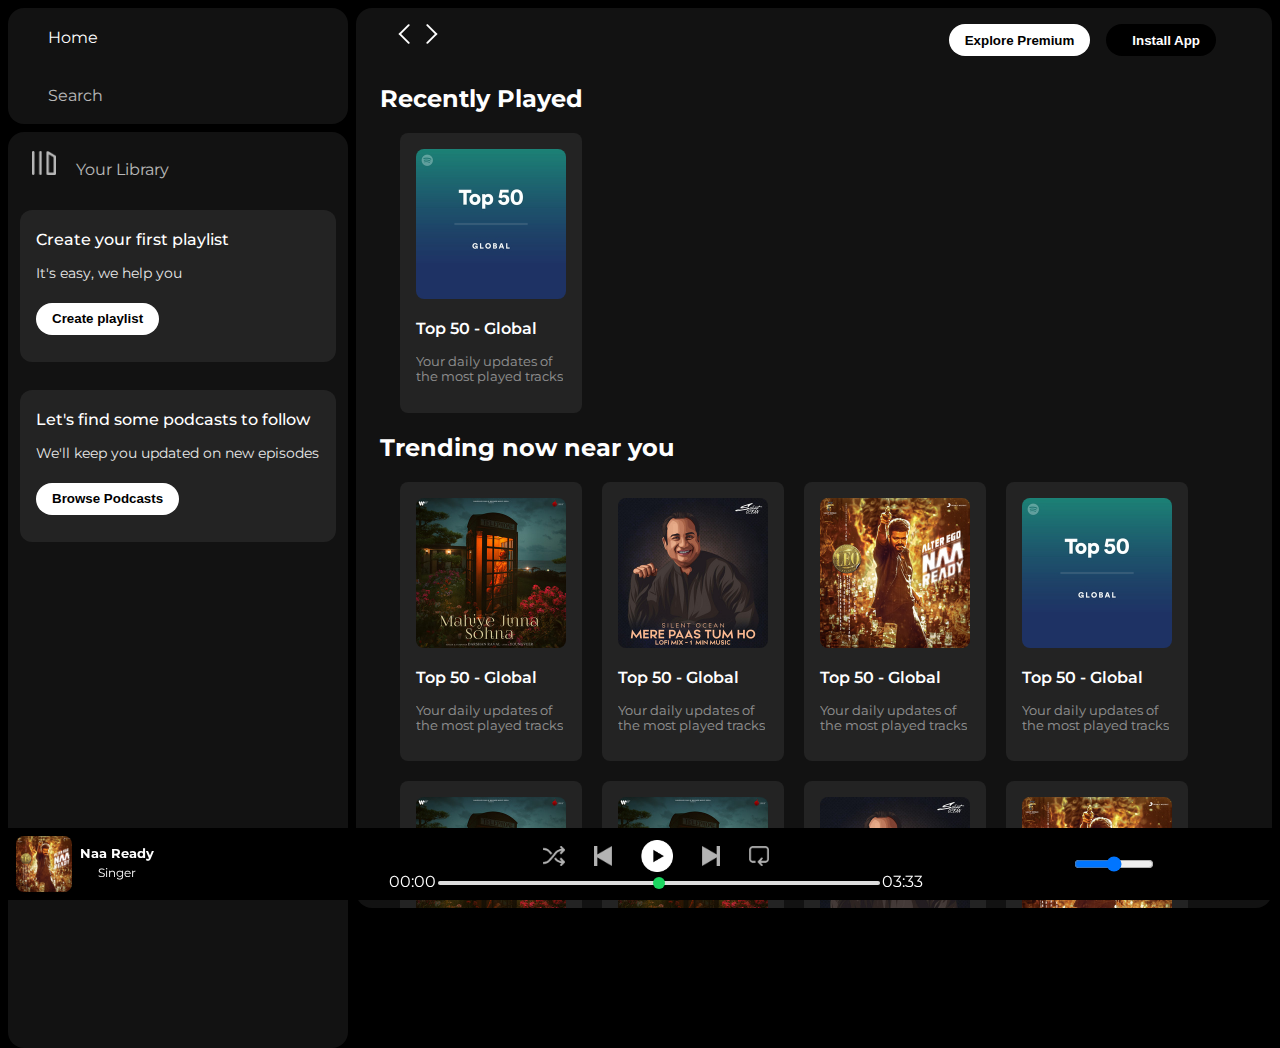
<file: index.html>
<!DOCTYPE html>
<html lang="en">
<head>
    <meta charset="UTF-8">
    <meta name="viewport" content="width=device-width, initial-scale=1.0">
    <title>Spotify - Web Player: Music for everyone</title>
    <link rel="stylesheet" href="style.css">
    <link rel="stylesheet" href="https://cdnjs.cloudflare.com/ajax/libs/font-awesome/6.6.0/css/all.min.css" integrity="sha512-Kc323vGBEqzTmouAECnVceyQqyqdsSiqLQISBL29aUW4U/M7pSPA/gEUZQqv1cwx4OnYxTxve5UMg5GT6L4JJg==" crossorigin="anonymous" referrerpolicy="no-referrer" />
    <link rel="preconnect" href="https://fonts.googleapis.com">
    <link rel="preconnect" href="https://fonts.gstatic.com" crossorigin>
    <link href="https://fonts.googleapis.com/css2?family=Montserrat:ital,wght@0,100..900;1,100..900&display=swap" rel="stylesheet">
    <link rel="icon" href="logo.png">
</head>
<body>
    <div class="main">
        <div class="sidebar">
            <div class="nav">
                <div class="nav-option" style="opacity: 1;">
                    <i class="fa-solid fa-house"></i>
                    <a href="">Home</a>
                </div>
                <div class="nav-option">
                    <i class="fa-solid fa-magnifying-glass"></i>
                    <a href="">Search</a>
                </div>
            </div>
            <div class="library">
                <div class="options">
                    <div class="lib-options nav-option">
                        <i><img src="library_icon.png" alt=""></i>
                        <a href="">Your Library</a>
                    </div>
                    <div class="icons">
                        <i class="fa-solid fa-plus"></i>
                        <i class="fa-solid fa-arrow-right"></i>
                    </div>
                </div>
                <div class="lib-box">
                    <div class="box">
                        <p class="box-p1">Create your first playlist</p> 
                        <p class="box-p2">It's easy, we help you</p>
                        <button 
                        class="badge">Create playlist</button>
                    </div>
                    <div class="box">
                        <p class="box-p1">Let's find some podcasts to follow</p> 
                        <p class="box-p2">We'll keep you updated on new episodes</p>
                        <button 
                        class="badge">Browse Podcasts</button>
                    </div>
                </div>
            </div>
        </div>
        <div class="main-content">
            <div class="sticky-nav">
                <div class="sticky-nav-icons">
                    <i><img src="backward_icon.png" alt=""></i>
                <i class="hide"><img src="forward_icon.png" alt=""></i>
                </div>
                <div class="sticky-nav-options">
                    <button class="badge hide nav-item">Explore Premium</button>
                <button class="badge nav-item dark-badge"><i class="fa-regular fa-circle-down" style="margin-right: 10px;"></i>Install App</button>
                <i class="fa-regular fa-user nav-item"></i>
                </div>
            </div>
            
                <h2>Recently Played</h2>
                <div class="cards-container">
                    <div class="card card-top">
                        <img class="card-image" src="card1img.jpeg" alt="">
                        <p class="card-title">Top 50 - Global</p>
                        <p class="card-info">Your daily updates of the most played tracks</p>
                    </div>
                </div>

                <h2 class="trend-head">Trending now near you</h2>
                <div class="cards-container">
                    <div class="card">
                        <img class="card-image" src="card2img.jpeg" alt="">
                        <p class="card-title">Top 50 - Global</p>
                        <p class="card-info">Your daily updates of the most played tracks</p>
                    </div>

                    <div class="card">
                        <img class="card-image" src="card3img.jpeg" alt="">
                        <p class="card-title">Top 50 - Global</p>
                        <p class="card-info">Your daily updates of the most played tracks</p>
                    </div>

                    <div class="card">
                        <img class="card-image" src="card4img.jpeg" alt="">
                        <p class="card-title">Top 50 - Global</p>
                        <p class="card-info">Your daily updates of the most played tracks</p>
                    </div>

                    <div class="card">
                        <img class="card-image" src="card1img.jpeg" alt="">
                        <p class="card-title">Top 50 - Global</p>
                        <p class="card-info">Your daily updates of the most played tracks</p>
                    </div>

                    <div class="card">
                        <img class="card-image" src="card2img.jpeg" alt="">
                        <p class="card-title">Top 50 - Global</p>
                        <p class="card-info">Your daily updates of the most played tracks</p>
                    </div>

                    <div class="card">
                        <img class="card-image" src="card2img.jpeg" alt="">
                        <p class="card-title">Top 50 - Global</p>
                        <p class="card-info">Your daily updates of the most played tracks</p>
                    </div>

                    <div class="card">
                        <img class="card-image" src="card3img.jpeg" alt="">
                        <p class="card-title">Top 50 - Global</p>
                        <p class="card-info">Your daily updates of the most played tracks</p>
                    </div>

                    <div class="card">
                        <img class="card-image" src="card4img.jpeg" alt="">
                        <p class="card-title">Top 50 - Global</p>
                        <p class="card-info">Your daily updates of the most played tracks</p>
                    </div>

                    <div class="card">
                        <img class="card-image" src="card1img.jpeg" alt="">
                        <p class="card-title">Top 50 - Global</p>
                        <p class="card-info">Your daily updates of the most played tracks</p>
                    </div>

                    <div class="card">
                        <img class="card-image" src="card2img.jpeg" alt="">
                        <p class="card-title">Top 50 - Global</p>
                        <p class="card-info">Your daily updates of the most played tracks</p>
                    </div>
            </div>
            <h2 class="trend-head">Featured Charts</h2>
                <div class="cards-container">
                    <div class="card">
                        <img class="card-image" src="card5img.jpeg" alt="">
                        <p class="card-title">Top 50 - Global</p>
                        <p class="card-info">Your daily updates of the most played tracks</p>
                    </div>

                    <div class="card">
                        <img class="card-image" src="card6img.jpeg" alt="">
                        <p class="card-title">Top 50 - Global</p>
                        <p class="card-info">Your daily updates of the most played tracks</p>
                    </div>

                    <div class="card">
                        <img class="card-image" src="card1img.jpeg" alt="">
                        <p class="card-title">Top 50 - Global</p>
                        <p class="card-info">Your daily updates of the most played tracks</p>
                    </div>
                </div>
                <div class="footer">
                    <div class="line"></div>
                </div>
        </div>
        <div class="music-player">
            <div class="left-options">
               <div><img src="card4img.jpeg" class="left-image" alt=""></div>
                <div class="para">
                    <div class="song-title"><p>Naa Ready</p></div>
                    <div class="song-singer"><p>Singer</p></div>
                </div>
                <div class="left-icon"><i class="fa-solid fa-circle-plus"></i></div>
            </div>
            <div class="middle-options">
                <div class="player-controls">
                    <img class="player-control-icon" src="player_icon1.png" alt="">
                    <img class="player-control-icon" src="player_icon2.png" alt="">
                    <img class="player-control-icon" src="player_icon3.png" style="opacity: 1; height: 2rem;" alt="">
                    <img class="player-control-icon" src="player_icon4.png" alt="">
                    <img class="player-control-icon" src="player_icon5.png" alt="">
                </div>
                <div class="playback-bar">
                    <span class="current-time">00:00</span>
                    <input class="progress-bar" type="range" min="0" max="100">
                    <span class="toot-time">03:33</span>
                </div>
            </div>
            <div class="right-options">
                <div>
                <i class="fa-regular fa-file-audio iconright"></i>
                <i class="fa-solid fa-microphone iconright"></i>
                <i class="fa-solid fa-layer-group iconright"></i>
                <i class="fa-solid fa-computer iconright"></i>
                <i class="fa-solid fa-volume-high iconright"></i>
                </div>
                <div  class="volume hide">
                    <input class="vol" type="range">
                </div>
            </div>
        </div>
    </div>
</body>
</html>
</file>
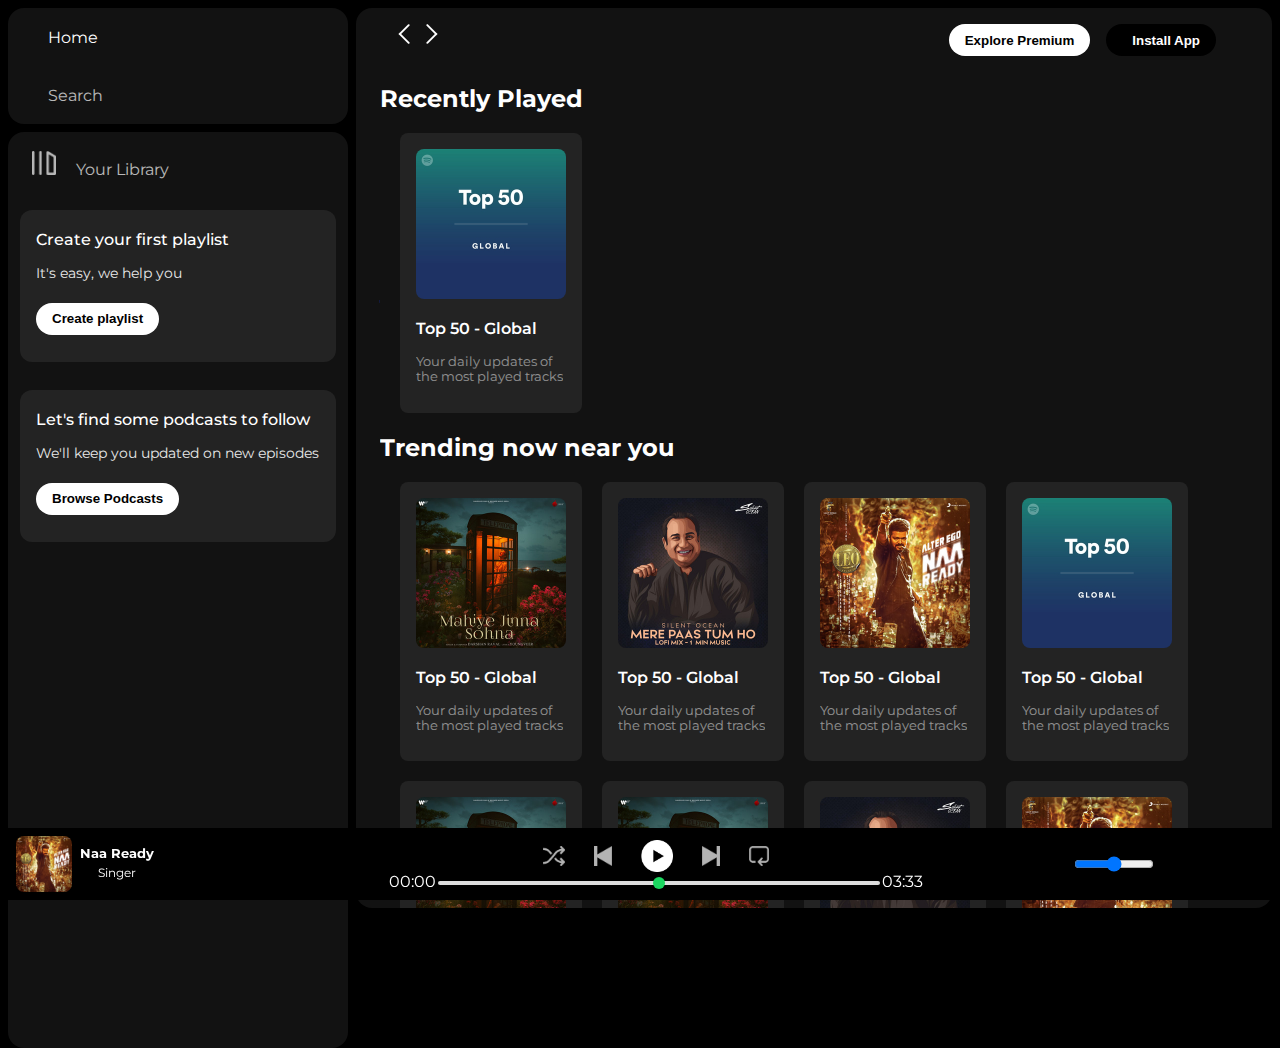
<file: Basic-Spotify-Clone.html>
<!DOCTYPE html>
<html lang="en">
<head>
    <meta charset="UTF-8">
    <meta name="viewport" content="width=device-width, initial-scale=1.0">
    <title>Spotify - Web Player: Music for everyone</title>
    <link rel="stylesheet" href="Basic-Spotify-Clone.css">
    <link rel="stylesheet" href="https://cdnjs.cloudflare.com/ajax/libs/font-awesome/6.6.0/css/all.min.css" integrity="sha512-Kc323vGBEqzTmouAECnVceyQqyqdsSiqLQISBL29aUW4U/M7pSPA/gEUZQqv1cwx4OnYxTxve5UMg5GT6L4JJg==" crossorigin="anonymous" referrerpolicy="no-referrer" />
    <link rel="preconnect" href="https://fonts.googleapis.com">
    <link rel="preconnect" href="https://fonts.gstatic.com" crossorigin>
    <link href="https://fonts.googleapis.com/css2?family=Montserrat:ital,wght@0,100..900;1,100..900&display=swap" rel="stylesheet">
    <link rel="icon" href="logo.png">
</head>
<body>
    <div class="main">
        <div class="sidebar">
            <div class="nav">
                <div class="nav-option" style="opacity: 1;">
                    <i class="fa-solid fa-house"></i>
                    <a href="">Home</a>
                </div>
                <div class="nav-option">
                    <i class="fa-solid fa-magnifying-glass"></i>
                    <a href="">Search</a>
                </div>
            </div>
            <div class="library">
                <div class="options">
                    <div class="lib-options nav-option">
                        <i><img src="library_icon.png" alt=""></i>
                        <a href="">Your Library</a>
                    </div>
                    <div class="icons">
                        <i class="fa-solid fa-plus"></i>
                        <i class="fa-solid fa-arrow-right"></i>
                    </div>
                </div>
                <div class="lib-box">
                    <div class="box">
                        <p class="box-p1">Create your first playlist</p> 
                        <p class="box-p2">It's easy, we help you</p>
                        <button 
                        class="badge">Create playlist</button>
                    </div>
                    <div class="box">
                        <p class="box-p1">Let's find some podcasts to follow</p> 
                        <p class="box-p2">We'll keep you updated on new episodes</p>
                        <button 
                        class="badge">Browse Podcasts</button>
                    </div>
                </div>
            </div>
        </div>
        <div class="main-content">
            <div class="sticky-nav">
                <div class="sticky-nav-icons">
                    <i><img src="backward_icon.png" alt=""></i>
                <i class="hide"><img src="forward_icon.png" alt=""></i>
                </div>
                <div class="sticky-nav-options">
                    <button class="badge hide nav-item">Explore Premium</button>
                <button class="badge nav-item dark-badge"><i class="fa-regular fa-circle-down" style="margin-right: 10px;"></i>Install App</button>
                <i class="fa-regular fa-user nav-item"></i>
                </div>
            </div>
            
                <h2>Recently Played</h2>
                <div class="cards-container">
                    <div class="card card-top">
                        <img class="card-image" src="card1img.jpeg" alt="">
                        <p class="card-title">Top 50 - Global</p>
                        <p class="card-info">Your daily updates of the most played tracks</p>
                    </div>
                </div>

                <h2 class="trend-head">Trending now near you</h2>
                <div class="cards-container">
                    <div class="card">
                        <img class="card-image" src="card2img.jpeg" alt="">
                        <p class="card-title">Top 50 - Global</p>
                        <p class="card-info">Your daily updates of the most played tracks</p>
                    </div>

                    <div class="card">
                        <img class="card-image" src="card3img.jpeg" alt="">
                        <p class="card-title">Top 50 - Global</p>
                        <p class="card-info">Your daily updates of the most played tracks</p>
                    </div>

                    <div class="card">
                        <img class="card-image" src="card4img.jpeg" alt="">
                        <p class="card-title">Top 50 - Global</p>
                        <p class="card-info">Your daily updates of the most played tracks</p>
                    </div>

                    <div class="card">
                        <img class="card-image" src="card1img.jpeg" alt="">
                        <p class="card-title">Top 50 - Global</p>
                        <p class="card-info">Your daily updates of the most played tracks</p>
                    </div>

                    <div class="card">
                        <img class="card-image" src="card2img.jpeg" alt="">
                        <p class="card-title">Top 50 - Global</p>
                        <p class="card-info">Your daily updates of the most played tracks</p>
                    </div>

                    <div class="card">
                        <img class="card-image" src="card2img.jpeg" alt="">
                        <p class="card-title">Top 50 - Global</p>
                        <p class="card-info">Your daily updates of the most played tracks</p>
                    </div>

                    <div class="card">
                        <img class="card-image" src="card3img.jpeg" alt="">
                        <p class="card-title">Top 50 - Global</p>
                        <p class="card-info">Your daily updates of the most played tracks</p>
                    </div>

                    <div class="card">
                        <img class="card-image" src="card4img.jpeg" alt="">
                        <p class="card-title">Top 50 - Global</p>
                        <p class="card-info">Your daily updates of the most played tracks</p>
                    </div>

                    <div class="card">
                        <img class="card-image" src="card1img.jpeg" alt="">
                        <p class="card-title">Top 50 - Global</p>
                        <p class="card-info">Your daily updates of the most played tracks</p>
                    </div>

                    <div class="card">
                        <img class="card-image" src="card2img.jpeg" alt="">
                        <p class="card-title">Top 50 - Global</p>
                        <p class="card-info">Your daily updates of the most played tracks</p>
                    </div>
            </div>
            <h2 class="trend-head">Featured Charts</h2>
                <div class="cards-container">
                    <div class="card">
                        <img class="card-image" src="card5img.jpeg" alt="">
                        <p class="card-title">Top 50 - Global</p>
                        <p class="card-info">Your daily updates of the most played tracks</p>
                    </div>

                    <div class="card">
                        <img class="card-image" src="card6img.jpeg" alt="">
                        <p class="card-title">Top 50 - Global</p>
                        <p class="card-info">Your daily updates of the most played tracks</p>
                    </div>

                    <div class="card">
                        <img class="card-image" src="card1img.jpeg" alt="">
                        <p class="card-title">Top 50 - Global</p>
                        <p class="card-info">Your daily updates of the most played tracks</p>
                    </div>
                </div>
                <div class="footer">
                    <div class="line"></div>
                </div>
        </div>
        <div class="music-player">
            <div class="left-options">
               <div><img src="card4img.jpeg" class="left-image" alt=""></div>
                <div class="para">
                    <div class="song-title"><p>Naa Ready</p></div>
                    <div class="song-singer"><p>Singer</p></div>
                </div>
                <div class="left-icon"><i class="fa-solid fa-circle-plus"></i></div>
            </div>
            <div class="middle-options">
                <div class="player-controls">
                    <img class="player-control-icon" src="player_icon1.png" alt="">
                    <img class="player-control-icon" src="player_icon2.png" alt="">
                    <img class="player-control-icon" src="player_icon3.png" style="opacity: 1; height: 2rem;" alt="">
                    <img class="player-control-icon" src="player_icon4.png" alt="">
                    <img class="player-control-icon" src="player_icon5.png" alt="">
                </div>
                <div class="playback-bar">
                    <span class="current-time">00:00</span>
                    <input class="progress-bar" type="range" min="0" max="100">
                    <span class="toot-time">03:33</span>
                </div>
            </div>
            <div class="right-options">
                <div>
                <i class="fa-regular fa-file-audio iconright"></i>
                <i class="fa-solid fa-microphone iconright"></i>
                <i class="fa-solid fa-layer-group iconright"></i>
                <i class="fa-solid fa-computer iconright"></i>
                <i class="fa-solid fa-volume-high iconright"></i>
                </div>
                <div  class="volume hide">
                    <input class="vol" type="range">
                </div>
            </div>
        </div>
    </div>
</body>
</html>
</file>
<file: style.css>
body{
    font-family: "Montserrat", sans-serif;
    margin: 0;
    background-color: #000;
    color: #fff;
    overflow: hidden;
}

.main{
    display: flex;
    height: 100vh;
    padding: 0.5rem;
}

.sidebar{
    background-color: black;
    width: 340px;
    border-radius: 1rem;
    margin-right: 0.5rem;
}

.main-content{
    background-color: #121212;
    flex: 1;
    border-radius: 1rem;
    overflow: auto;
    padding: 0 1.5rem 0 1.5rem;
}

.music-player{
    background-color: black;
    position: fixed;
    bottom: 0px;
    width: 100%;
    height: 72px;
}

a{
    text-decoration: none;
    color: white;
}

.nav{
    background-color: #121212;
    border-radius: 1rem;
    display: flex;
    flex-direction: column;
    justify-content: center;
    height: 100px;
    padding: 0.5rem 0.75rem;
}

.nav-option{
    line-height: 2.5rem;
    opacity: 0.7;
    padding: 0.5rem 0.75rem;
}

.nav-option i{
    font-size: 1.25rem;
}

.nav-option a{
    font-size: 1rem;
    margin-left: 1rem;
}

.nav-option:hover{
    opacity: 1;
}

.library{
    background-color: #121212;
    border-radius: 1rem;
    height: 100%;
    margin-top: 0.5rem;
    padding: 0.5rem 0.75rem;
}

.options{
    display: flex;
    justify-content: space-between;
    align-items: center;
}

.lib-options img{
    height: 1.5rem;
}

.icons{
    font-size: 1.25rem;
    display: flex;
}

.icons i{
    opacity: 0.7;
    margin-right: 1rem;
}

.icons :hover{
    opacity: 1;
}

.box{
    height: 8rem;
    background-color: #232323;
    border-radius: 0.75rem;
    margin: 0.75rem 0 1.75rem 0rem;
    padding: 0.75rem 1rem;

}

.box-p1{
    font-size: 1rem;
    font-weight: 500;
    margin-top: 0.5rem;
}

.box-p2{
    font-size: 0.85rem;
    opacity: 0.9;
}

.badge{
    background-color: white;
    border: none;
    border-radius: 100px;
    padding: 0.25rem 1rem;
    font-weight: 700;
    margin-top: 0.5rem;
    height: 2rem;
    width: fit-content;
}

.sticky-nav{
    position: sticky;
    top: 0;
    z-index: 10;
    background-color: #121212;
    display: flex;
    justify-content: space-between;
    align-items: center;
    padding: 0.5rem 0 0.5rem 0;
}

.sticky-nav-icons{
    margin-left: 0.75rem;
}

.sticky-nav-options{
    display: flex;
    justify-content: center;
    align-items: center;
}

.nav-item{
    margin-right: 1rem;
}

.dark-badge{
    background-color: #000;
    color: #fff;
}

.card{
    background-color: #232323;
    width: 150px;
    border-radius: 0.5rem;
    padding: 1rem;
    margin-left: 1.25rem;
    margin-top: 1.25rem;
}

.cards-container{
    display: flex;
    flex-wrap: wrap;
}

.card-image{
    width: 100%;
    border-radius: 0.5rem;
}

@media (max-width: 1000px) {
    .hide{
        display: none;
    }
}

.card-title{
    font-weight: 600;
}

.card-info{
    font-size: 0.8rem;
    opacity: 0.5;
}

.card-top{
    margin-top: 0;
}

.trend-head{
    margin-bottom: 0;
}

.footer{
    height: 250px;
    display: flex;
    align-items: center;
    justify-content: center;
}

.line{
    width: 90%;
    height: 30%;
    border-top: 1px solid white;
}

.music-player{
   display: flex;
   flex-direction: row; 
   justify-content: space-between;
   /* align-items: center; */
}

.left-options{
    display: flex;
    flex-direction: row;
    width: 25%;
    padding: 0.5rem;
    justify-content: left;
}

.left-image{
    height: 3.5rem;
    border-radius: 0.5rem;
}

.para p{
    margin-top: 0px;
    margin-bottom: 0.3rem;
}

.right-options{
    width: 25%;
    height: 100px;
    display: flex;
    flex-direction: row;
    flex-wrap: wrap;
}

.middle-options{
    width: 50%;
    height: 100px;
}

.para{
    margin-left: 0.5rem;
    justify-items: center;
    height: 100px;
    padding-top: 0.6rem;
}

.left-icon{
    margin-left: 1rem;
    padding-top: 1rem;
}

.song-title{
    font-size: 0.8rem;
    font-weight: bold;
}

.song-singer
{
    font-size: 0.75rem;
}

.iconright{
    font-size: 1rem;
    margin-right: 1rem;
    color: white;
    margin-top: 1.75rem;
    margin-left: 0.25rem;
}

.volume{
    line-height:4.5rem;
}

.player-control-icon{
    height:1.25rem;
    margin-right: 0.9rem;
    opacity: 0.7;
    margin-left: 0.9rem;

}

.player-controls{
    display: flex;
   flex-direction: row; 
   justify-content: center;
   align-items: center;
   margin-top: 0.75rem;
}

.player-control-icon:hover{
    opacity: 1;
}

.playback-bar{
    display: flex;
    justify-content: center;
    align-items: center;
}

.progress-bar{
    width: 70%;
    margin-top: 0.25rem;
    appearance: none;
    background-color: transparent;
    cursor: pointer;
}

.progress-bar::-webkit-slider-runnable-track{
    background-color: #ddd;
    border-radius: 100px;
    height: 0.25rem;
}

.progress-bar::-webkit-slider-thumb{
    appearance: none;
    height: 0.75rem;
    width: 0.75rem;
    background-color: #1bd760;
    border-radius: 50%;
    margin-top: -0.25rem;

}

.vol{
    margin-right: 1rem;
    width: 5rem;
    margin-top: 1.75rem;
}
</file>
<file: Basic-Spotify-Clone.css>
body{
    font-family: "Montserrat", sans-serif;
    margin: 0;
    background-color: #000;
    color: #fff;
    overflow: hidden;
}

.main{
    display: flex;
    height: 100vh;
    padding: 0.5rem;
}

.sidebar{
    background-color: black;
    width: 340px;
    border-radius: 1rem;
    margin-right: 0.5rem;
}

.main-content{
    background-color: #121212;
    flex: 1;
    border-radius: 1rem;
    overflow: auto;
    padding: 0 1.5rem 0 1.5rem;
}

.music-player{
    background-color: black;
    position: fixed;
    bottom: 0px;
    width: 100%;
    height: 72px;
}

a{
    text-decoration: none;
    color: white;
}

.nav{
    background-color: #121212;
    border-radius: 1rem;
    display: flex;
    flex-direction: column;
    justify-content: center;
    height: 100px;
    padding: 0.5rem 0.75rem;
}

.nav-option{
    line-height: 2.5rem;
    opacity: 0.7;
    padding: 0.5rem 0.75rem;
}

.nav-option i{
    font-size: 1.25rem;
}

.nav-option a{
    font-size: 1rem;
    margin-left: 1rem;
}

.nav-option:hover{
    opacity: 1;
}

.library{
    background-color: #121212;
    border-radius: 1rem;
    height: 100%;
    margin-top: 0.5rem;
    padding: 0.5rem 0.75rem;
}

.options{
    display: flex;
    justify-content: space-between;
    align-items: center;
}

.lib-options img{
    height: 1.5rem;
}

.icons{
    font-size: 1.25rem;
    display: flex;
}

.icons i{
    opacity: 0.7;
    margin-right: 1rem;
}

.icons :hover{
    opacity: 1;
}

.box{
    height: 8rem;
    background-color: #232323;
    border-radius: 0.75rem;
    margin: 0.75rem 0 1.75rem 0rem;
    padding: 0.75rem 1rem;

}

.box-p1{
    font-size: 1rem;
    font-weight: 500;
    margin-top: 0.5rem;
}

.box-p2{
    font-size: 0.85rem;
    opacity: 0.9;
}

.badge{
    background-color: white;
    border: none;
    border-radius: 100px;
    padding: 0.25rem 1rem;
    font-weight: 700;
    margin-top: 0.5rem;
    height: 2rem;
    width: fit-content;
}

.sticky-nav{
    position: sticky;
    top: 0;
    z-index: 10;
    background-color: #121212;
    display: flex;
    justify-content: space-between;
    align-items: center;
    padding: 0.5rem 0 0.5rem 0;
}

.sticky-nav-icons{
    margin-left: 0.75rem;
}

.sticky-nav-options{
    display: flex;
    justify-content: center;
    align-items: center;
}

.nav-item{
    margin-right: 1rem;
}

.dark-badge{
    background-color: #000;
    color: #fff;
}

.card{
    background-color: #232323;
    width: 150px;
    border-radius: 0.5rem;
    padding: 1rem;
    margin-left: 1.25rem;
    margin-top: 1.25rem;
}

.cards-container{
    display: flex;
    flex-wrap: wrap;
}

.card-image{
    width: 100%;
    border-radius: 0.5rem;
}

@media (max-width: 1000px) {
    .hide{
        display: none;
    }
}

.card-title{
    font-weight: 600;
}

.card-info{
    font-size: 0.8rem;
    opacity: 0.5;
}

.card-top{
    margin-top: 0;
}

.trend-head{
    margin-bottom: 0;
}

.footer{
    height: 250px;
    display: flex;
    align-items: center;
    justify-content: center;
}

.line{
    width: 90%;
    height: 30%;
    border-top: 1px solid white;
}

.music-player{
   display: flex;
   flex-direction: row; 
   justify-content: space-between;
   /* align-items: center; */
}

.left-options{
    display: flex;
    flex-direction: row;
    width: 25%;
    padding: 0.5rem;
    justify-content: left;
}

.left-image{
    height: 3.5rem;
    border-radius: 0.5rem;
}

.para p{
    margin-top: 0px;
    margin-bottom: 0.3rem;
}

.right-options{
    width: 25%;
    height: 100px;
    display: flex;
    flex-direction: row;
    flex-wrap: wrap;
}

.middle-options{
    width: 50%;
    height: 100px;
}

.para{
    margin-left: 0.5rem;
    justify-items: center;
    height: 100px;
    padding-top: 0.6rem;
}

.left-icon{
    margin-left: 1rem;
    padding-top: 1rem;
}

.song-title{
    font-size: 0.8rem;
    font-weight: bold;
}

.song-singer
{
    font-size: 0.75rem;
}

.iconright{
    font-size: 1rem;
    margin-right: 1rem;
    color: white;
    margin-top: 1.75rem;
    margin-left: 0.25rem;
}

.volume{
    line-height:4.5rem;
}

.player-control-icon{
    height:1.25rem;
    margin-right: 0.9rem;
    opacity: 0.7;
    margin-left: 0.9rem;

}

.player-controls{
    display: flex;
   flex-direction: row; 
   justify-content: center;
   align-items: center;
   margin-top: 0.75rem;
}

.player-control-icon:hover{
    opacity: 1;
}

.playback-bar{
    display: flex;
    justify-content: center;
    align-items: center;
}

.progress-bar{
    width: 70%;
    margin-top: 0.25rem;
    appearance: none;
    background-color: transparent;
    cursor: pointer;
}

.progress-bar::-webkit-slider-runnable-track{
    background-color: #ddd;
    border-radius: 100px;
    height: 0.25rem;
}

.progress-bar::-webkit-slider-thumb{
    appearance: none;
    height: 0.75rem;
    width: 0.75rem;
    background-color: #1bd760;
    border-radius: 50%;
    margin-top: -0.25rem;

}

.vol{
    margin-right: 1rem;
    width: 5rem;
    margin-top: 1.75rem;
}
</file>
